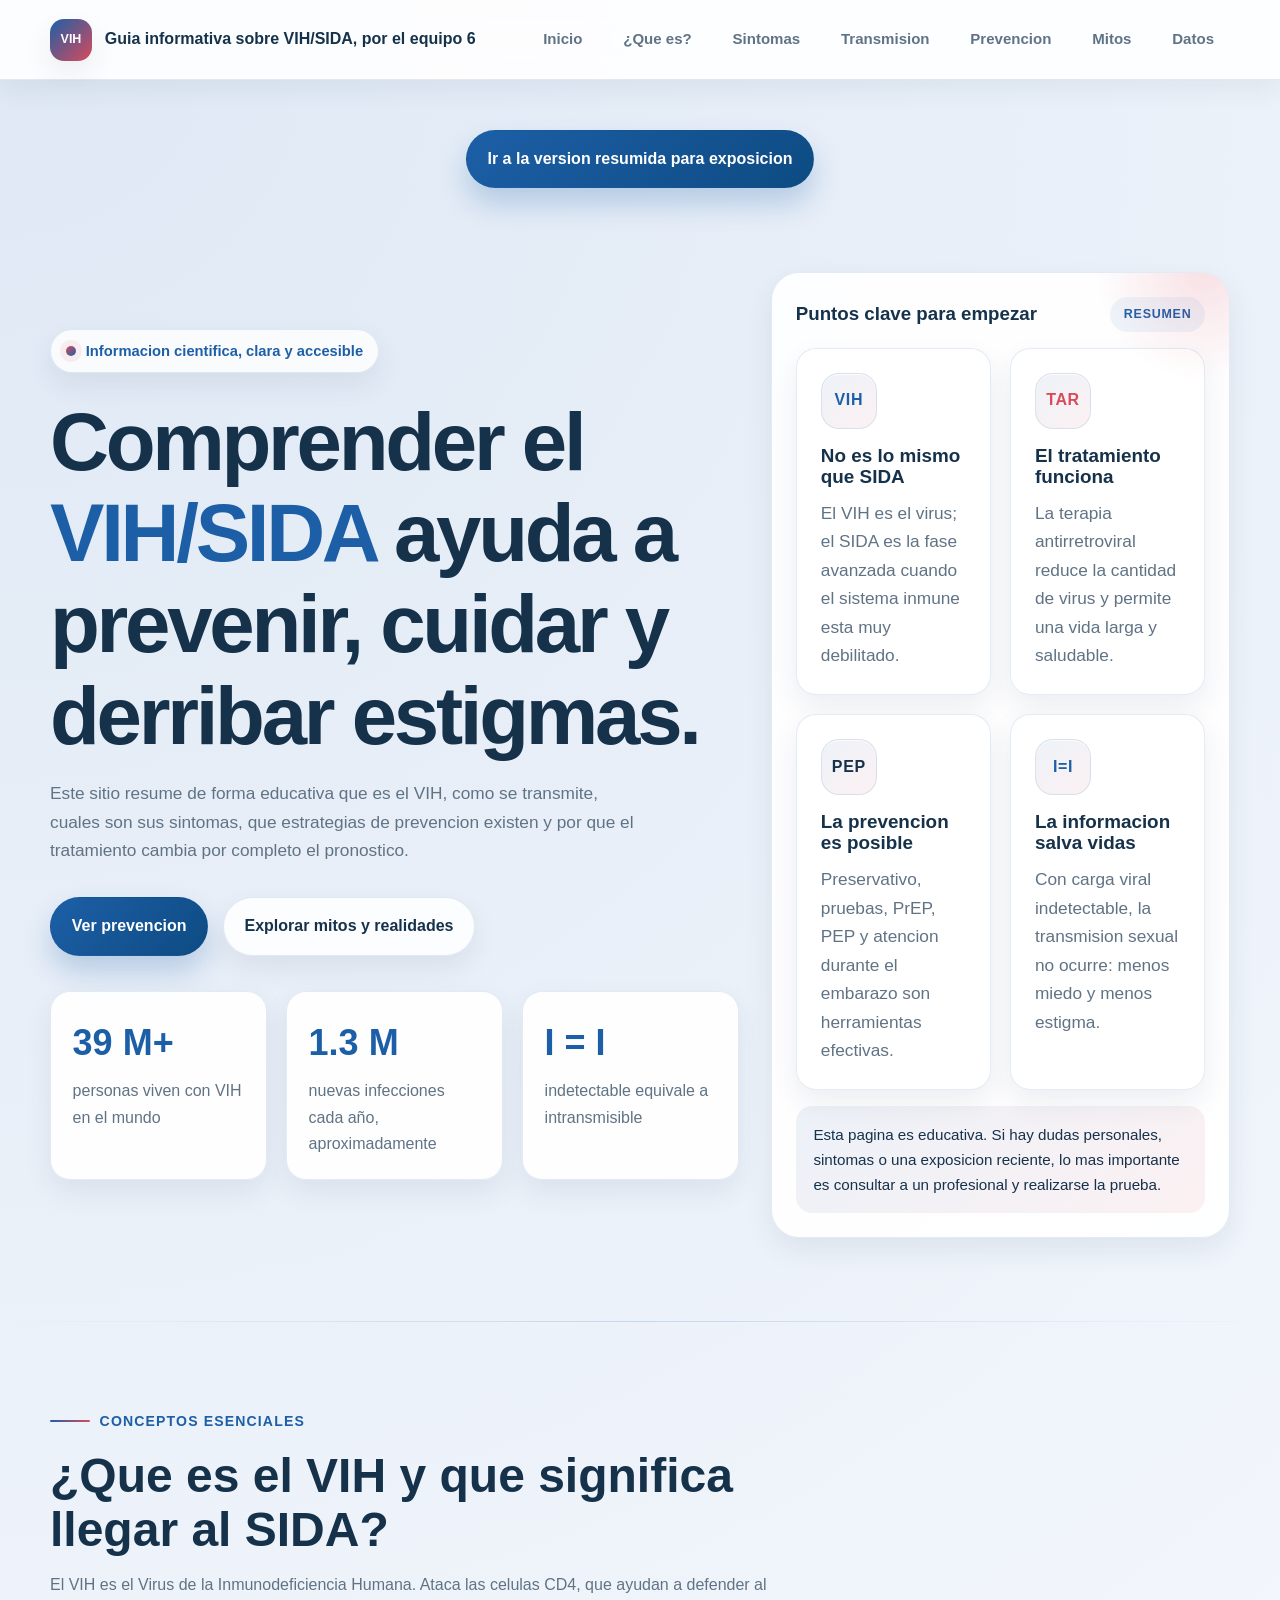
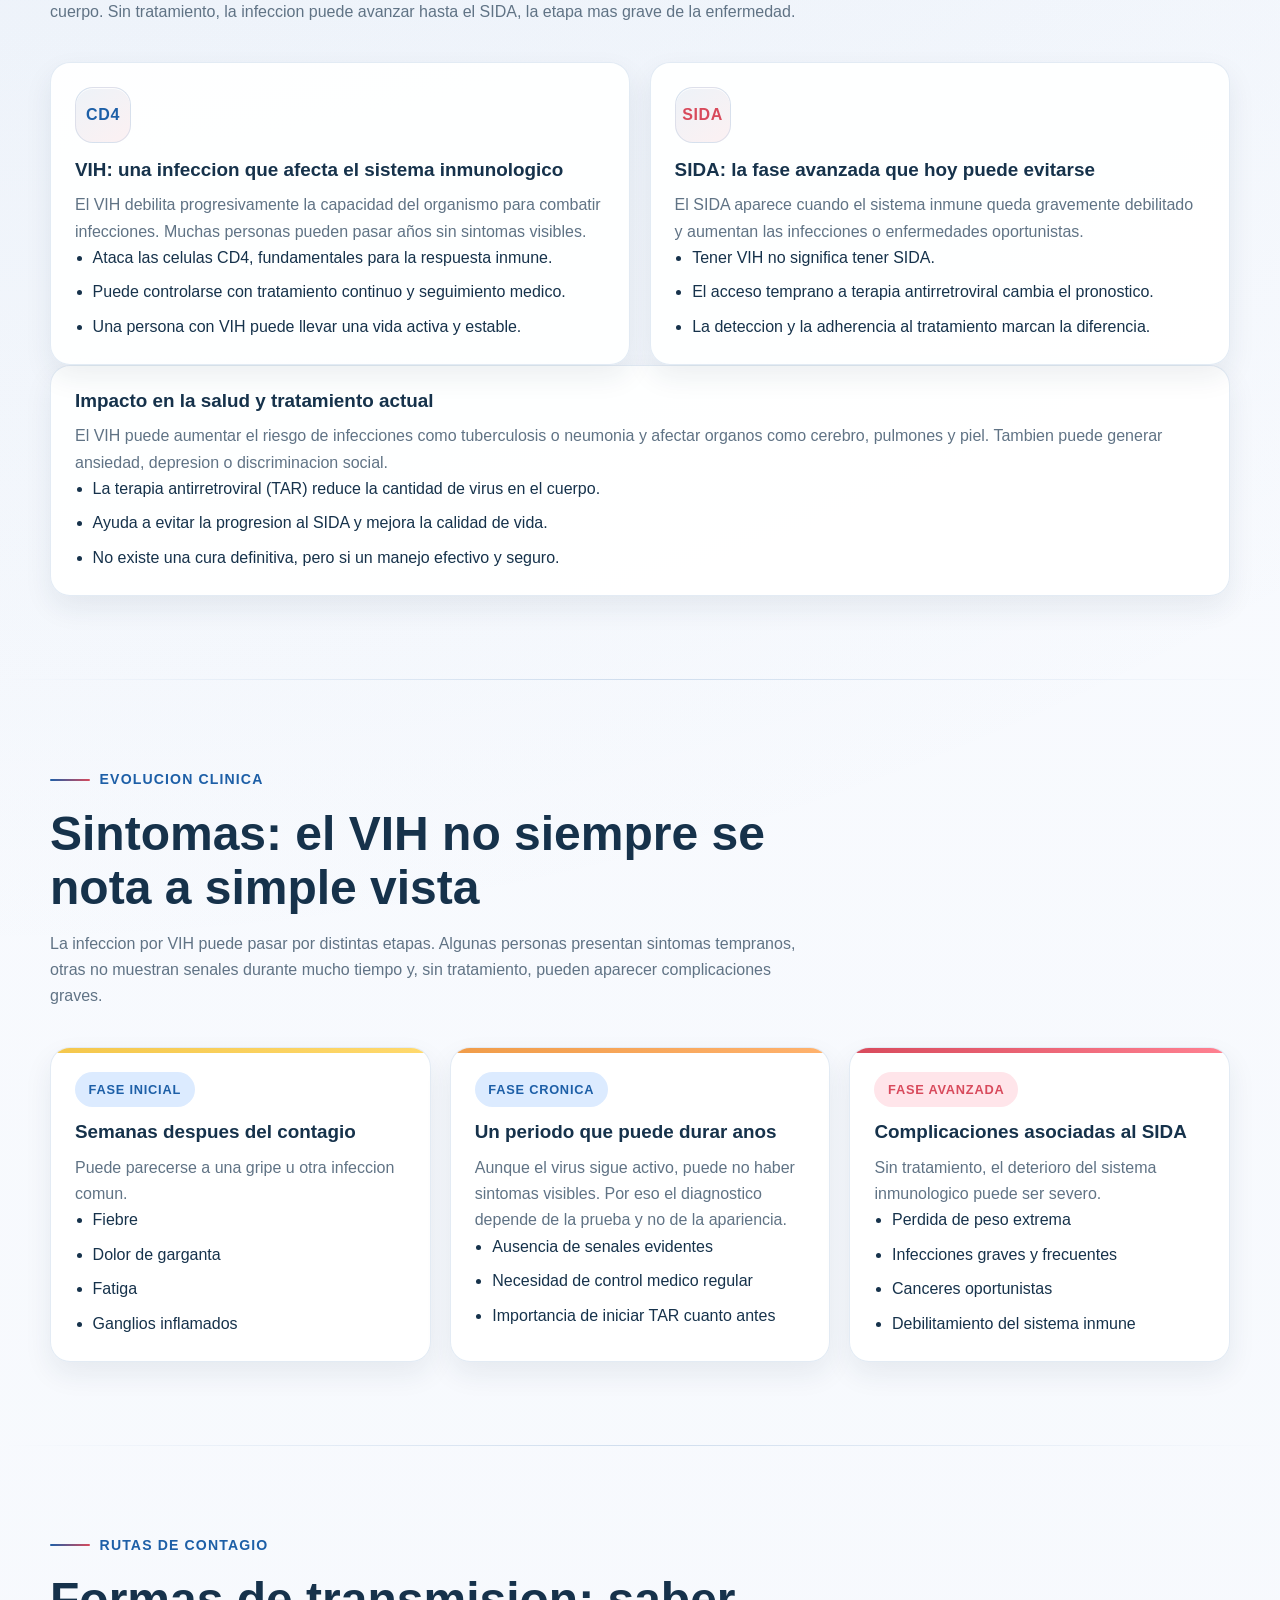
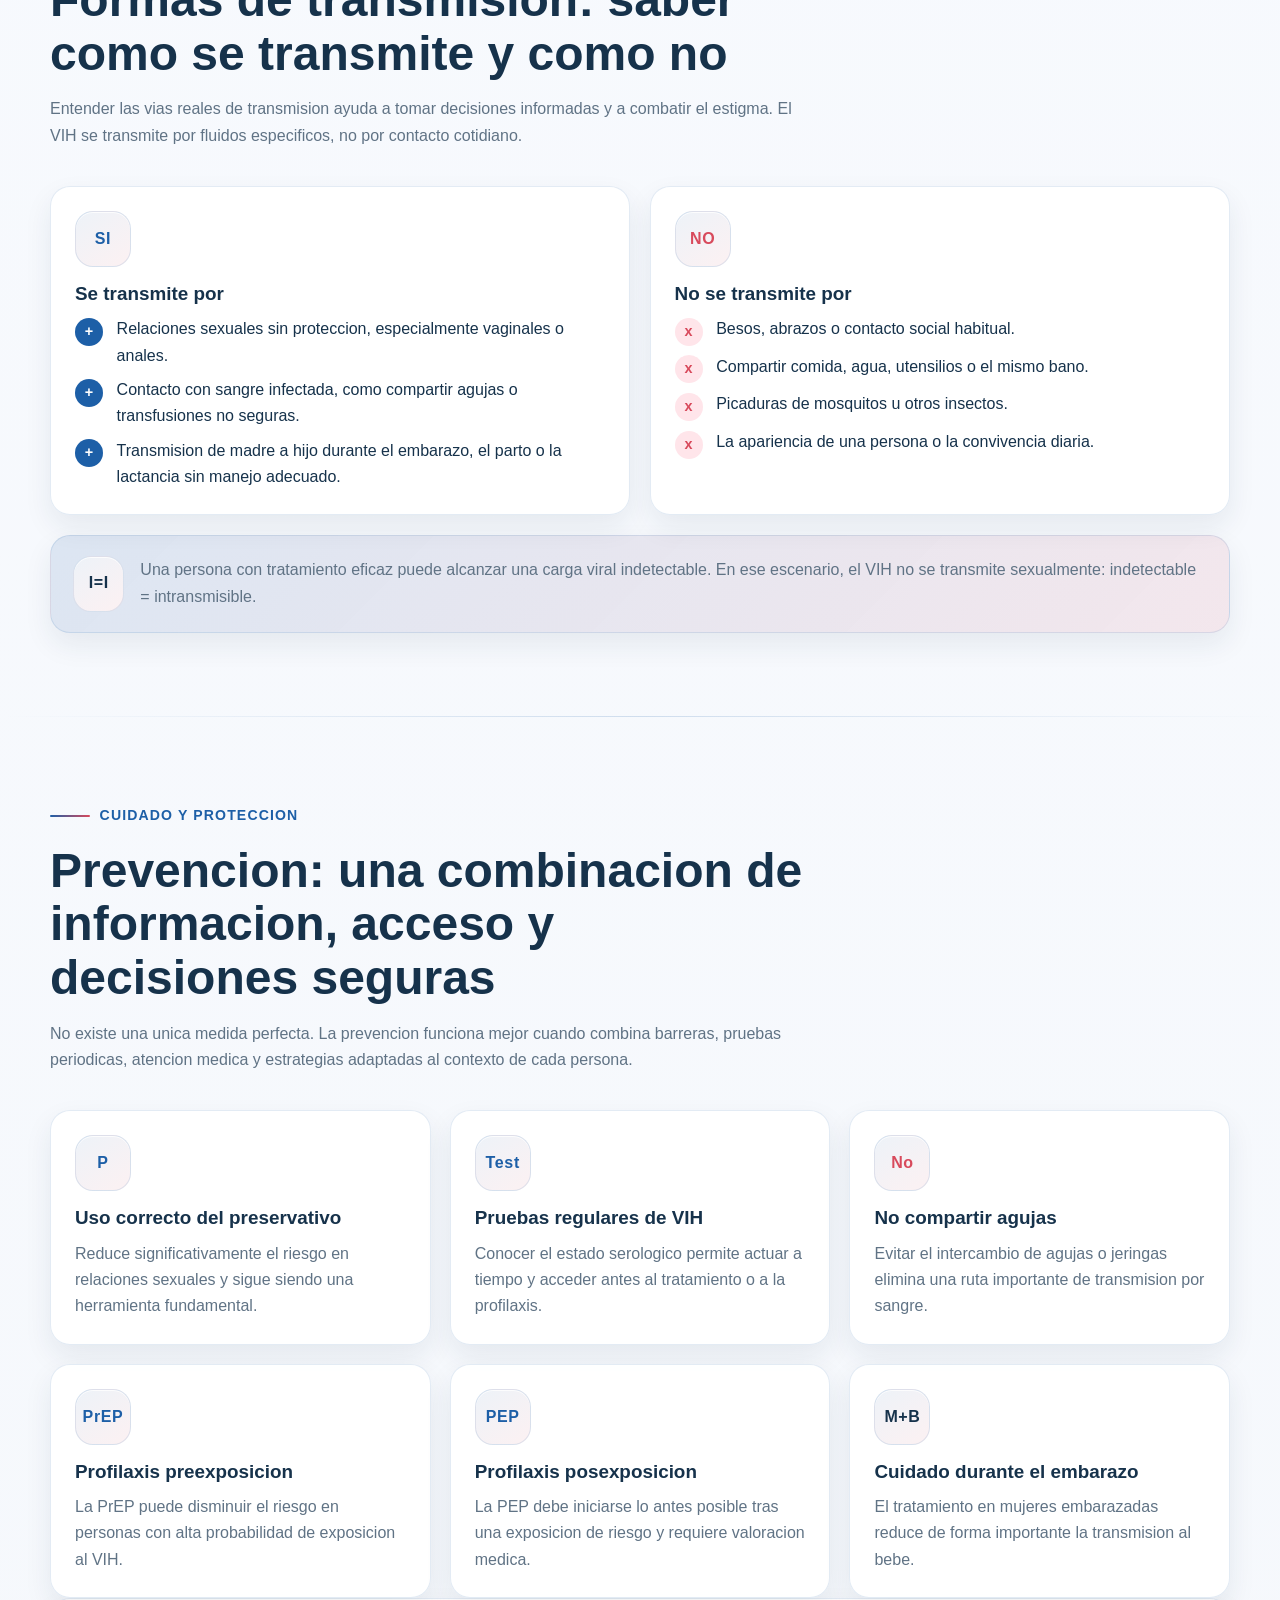
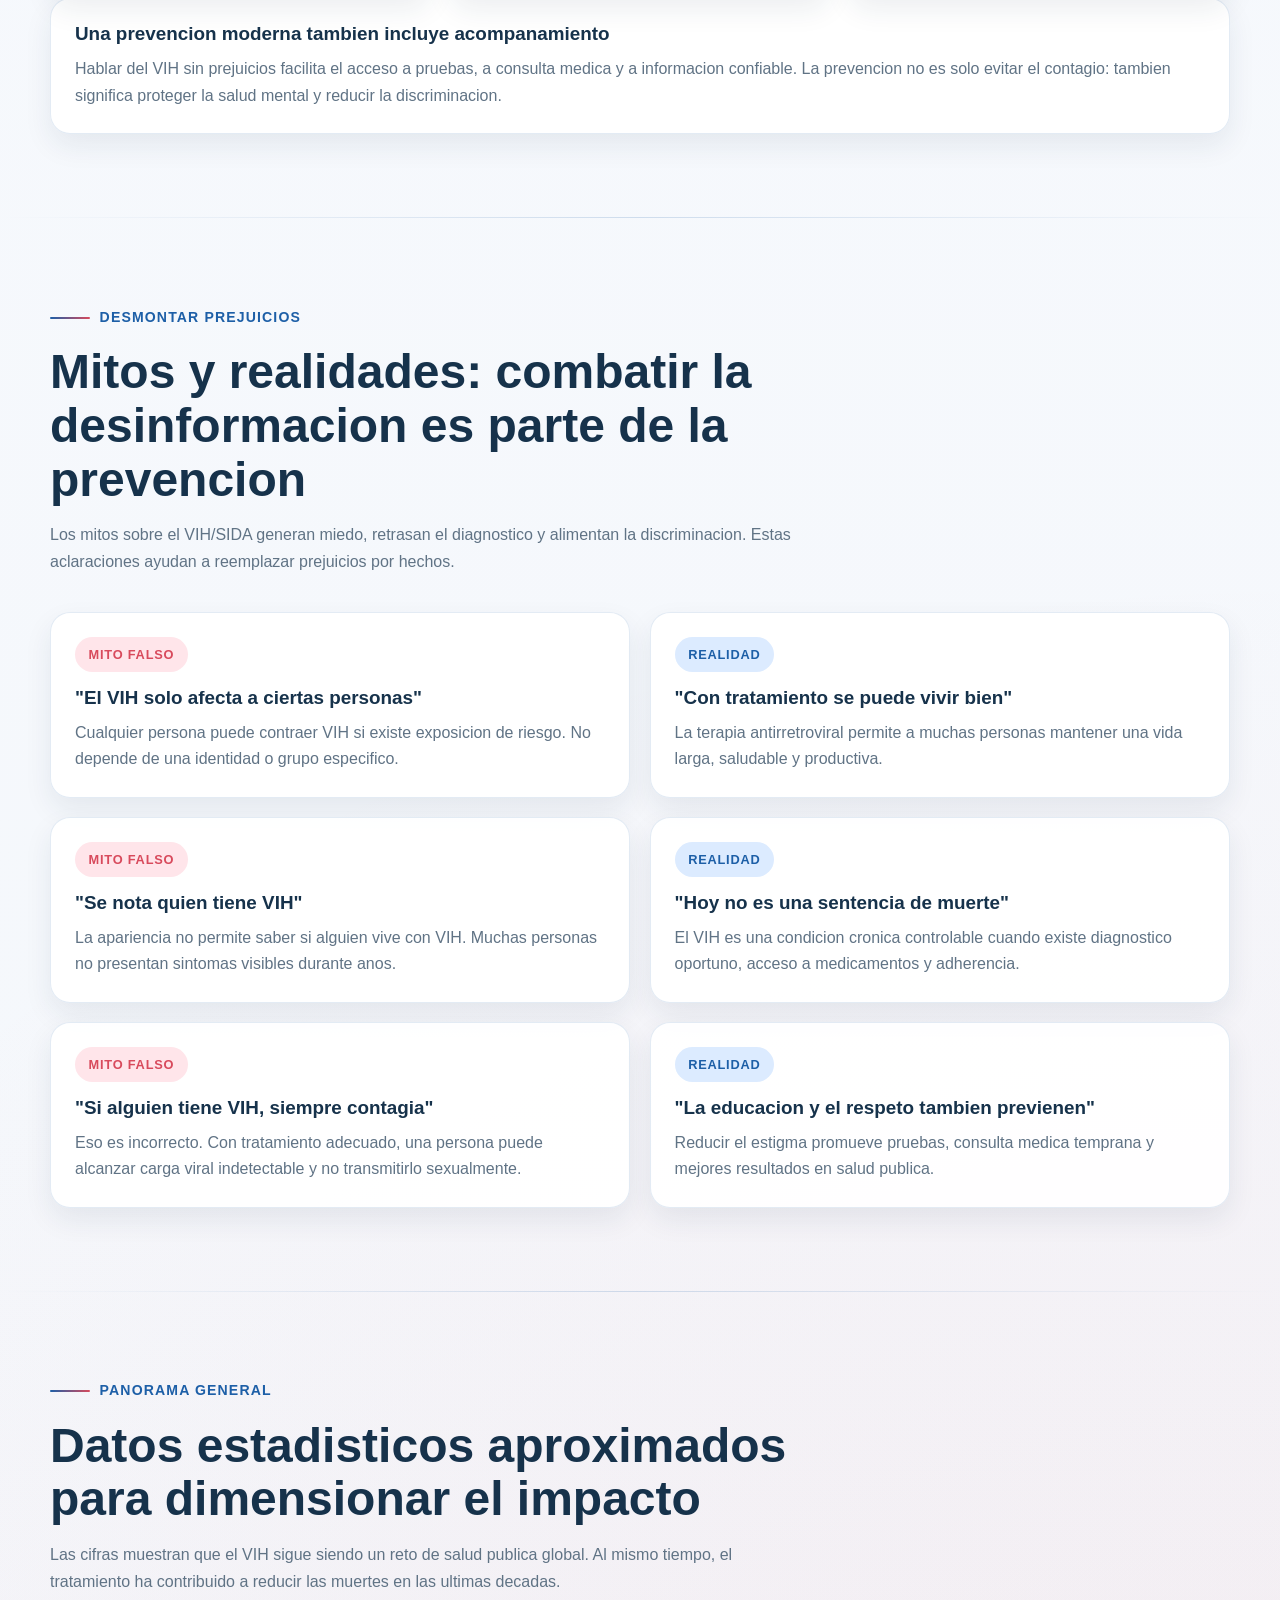
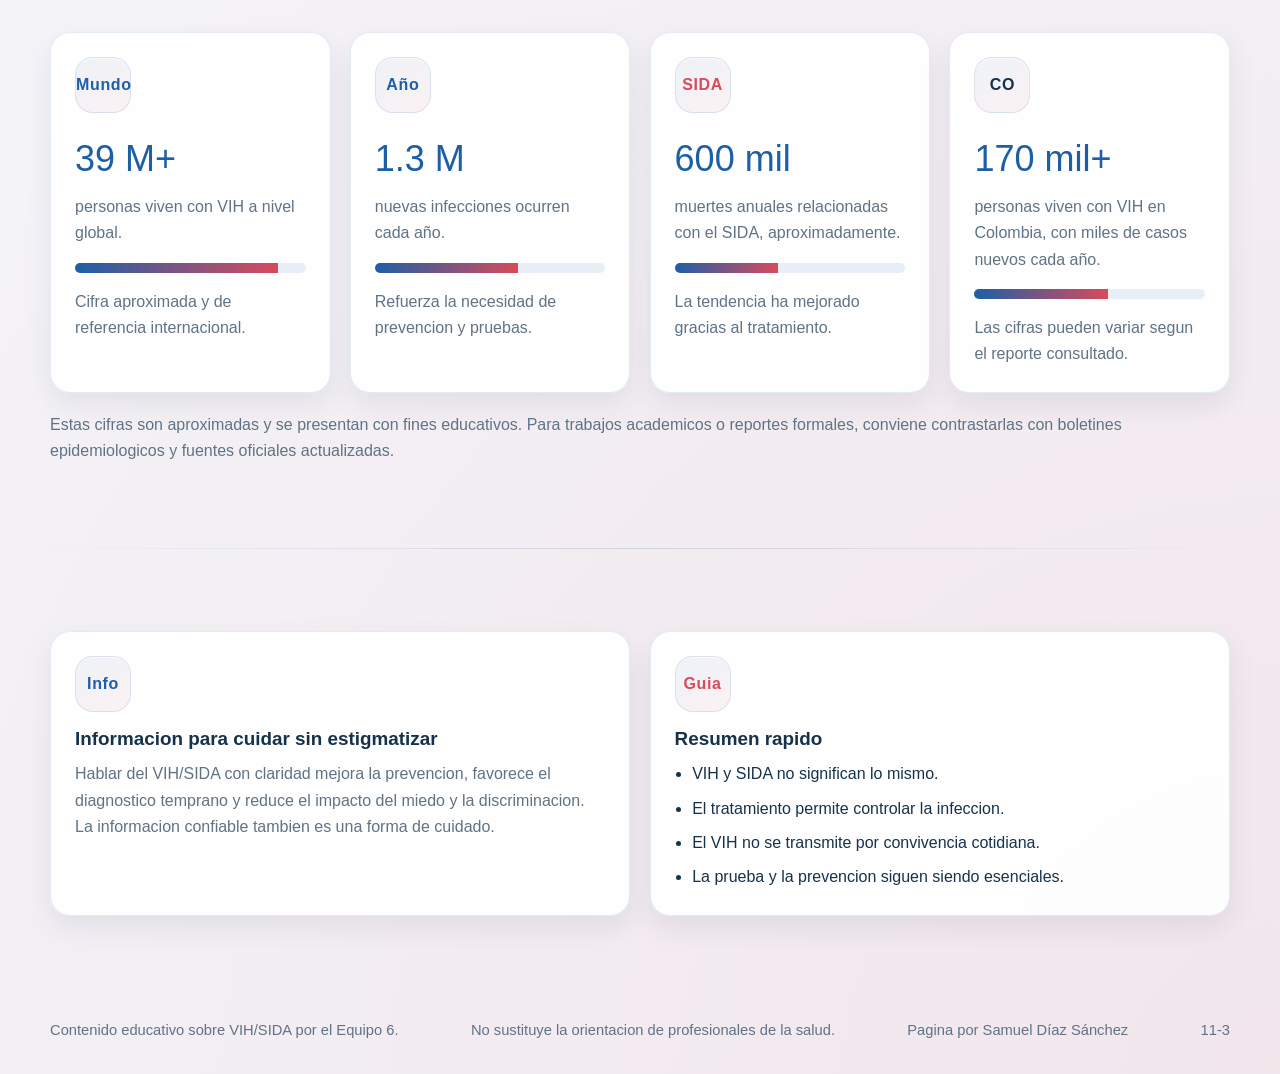
<file: index.html>
<!DOCTYPE html>
<html lang="es">
<head>
  <meta charset="UTF-8">
  <meta name="viewport" content="width=device-width, initial-scale=1.0">
  <link rel="stylesheet" href="Estilos.css">
  <link rel="icon" type="image/Escudo" href="Imagenes/Escudo.jpg">
  <title>VIH/SIDA | Sitio informativo</title>
  
</head>
<body>
  <header class="topbar">
    <div class="topbar-inner">
      <a class="brand" href="#inicio" aria-label="Ir al inicio">
        <span class="brand-mark">VIH</span>
        <span>Guia informativa sobre VIH/SIDA, por el equipo 6</span>
      </a>
      <nav class="nav" aria-label="Navegacion principal">
        <a href="#inicio">Inicio</a>
        <a href="#que-es">¿Que es?</a>
        <a href="#sintomas">Sintomas</a>
        <a href="#transmision">Transmision</a>
        <a href="#prevencion">Prevencion</a>
        <a href="#mitos">Mitos</a>
        <a href="#datos">Datos</a>
      </nav>
    </div>
  </header>

  <main>
    <div class="wrap" style="padding-top:1.35rem;display:flex;justify-content:center;">
      <a class="btn btn-primary" href="exposicion.html">Ir a la version resumida para exposicion</a>
    </div>

    <section class="block hero wrap" id="inicio">
      <div>
        <div class="chip">Informacion cientifica, clara y accesible</div>
        <h1>Comprender el <span>VIH/SIDA</span> ayuda a prevenir, cuidar y derribar estigmas.</h1>
        <p>
          Este sitio resume de forma educativa que es el VIH, como se transmite, cuales son sus sintomas,
          que estrategias de prevencion existen y por que el tratamiento cambia por completo el pronostico.
        </p>
        <div class="btns">
          <a class="btn btn-primary" href="#prevencion">Ver prevencion</a>
          <a class="btn btn-secondary" href="#mitos">Explorar mitos y realidades</a>
        </div>
        <div class="grid three stats">
          <div class="tile"><strong>39 M+</strong><span class="muted">personas viven con VIH en el mundo</span></div>
          <div class="tile"><strong>1.3 M</strong><span class="muted">nuevas infecciones cada año, aproximadamente</span></div>
          <div class="tile"><strong>I = I</strong><span class="muted">indetectable equivale a intransmisible</span></div>
        </div>
      </div>

      <aside class="panel" aria-label="Puntos clave">
        <div class="panel-head">
          <h3>Puntos clave para empezar</h3>
          <span class="panel-tag">Resumen</span>
        </div>
        <div class="grid two">
          <article class="card">
            <div class="icon">VIH</div>
            <h3>No es lo mismo que SIDA</h3>
            <p class="muted">El VIH es el virus; el SIDA es la fase avanzada cuando el sistema inmune esta muy debilitado.</p>
          </article>
          <article class="card">
            <div class="icon red">TAR</div>
            <h3>El tratamiento funciona</h3>
            <p class="muted">La terapia antirretroviral reduce la cantidad de virus y permite una vida larga y saludable.</p>
          </article>
          <article class="card">
            <div class="icon dark">PEP</div>
            <h3>La prevencion es posible</h3>
            <p class="muted">Preservativo, pruebas, PrEP, PEP y atencion durante el embarazo son herramientas efectivas.</p>
          </article>
          <article class="card">
            <div class="icon">I=I</div>
            <h3>La informacion salva vidas</h3>
            <p class="muted">Con carga viral indetectable, la transmision sexual no ocurre: menos miedo y menos estigma.</p>
          </article>
        </div>
        <div class="footnote">
          Esta pagina es educativa. Si hay dudas personales, sintomas o una exposicion reciente, lo mas importante es consultar a un profesional y realizarse la prueba.
        </div>
      </aside>
    </section>

    
    <section class="block">
      <div class="wrap" id="que-es">
        <div class="title">
          <div class="kicker">Conceptos esenciales</div>
          <h2>¿Que es el VIH y que significa llegar al SIDA?</h2>
          <p>
            El VIH es el Virus de la Inmunodeficiencia Humana. Ataca las celulas CD4, que ayudan a defender al cuerpo.
            Sin tratamiento, la infeccion puede avanzar hasta el SIDA, la etapa mas grave de la enfermedad.
          </p>
        </div>
        <div class="grid two">
          <article class="card">
            <div class="icon">CD4</div>
            <h3>VIH: una infeccion que afecta el sistema inmunologico</h3>
            <p class="muted">
              El VIH debilita progresivamente la capacidad del organismo para combatir infecciones. Muchas personas pueden pasar años sin sintomas visibles.
            </p>
            <ul>
              <li>Ataca las celulas CD4, fundamentales para la respuesta inmune.</li>
              <li>Puede controlarse con tratamiento continuo y seguimiento medico.</li>
              <li>Una persona con VIH puede llevar una vida activa y estable.</li>
            </ul>
          </article>
          <article class="card">
            <div class="icon red">SIDA</div>
            <h3>SIDA: la fase avanzada que hoy puede evitarse</h3>
            <p class="muted">
              El SIDA aparece cuando el sistema inmune queda gravemente debilitado y aumentan las infecciones o enfermedades oportunistas.
            </p>
            <ul>
              <li>Tener VIH no significa tener SIDA.</li>
              <li>El acceso temprano a terapia antirretroviral cambia el pronostico.</li>
              <li>La deteccion y la adherencia al tratamiento marcan la diferencia.</li>
            </ul>
          </article>
        </div>
        <article class="note">
          <h3>Impacto en la salud y tratamiento actual</h3>
          <p class="muted">
            El VIH puede aumentar el riesgo de infecciones como tuberculosis o neumonia y afectar organos como cerebro, pulmones y piel.
            Tambien puede generar ansiedad, depresion o discriminacion social.
          </p>
          <ul>
            <li>La terapia antirretroviral (TAR) reduce la cantidad de virus en el cuerpo.</li>
            <li>Ayuda a evitar la progresion al SIDA y mejora la calidad de vida.</li>
            <li>No existe una cura definitiva, pero si un manejo efectivo y seguro.</li>
          </ul>
        </article>
      </div>
    </section>
    
    <section class="block">
      <div class="wrap" id="sintomas">
        <div class="title">
          <div class="kicker">Evolucion clinica</div>
          <h2>Sintomas: el VIH no siempre se nota a simple vista</h2>
          <p>
            La infeccion por VIH puede pasar por distintas etapas. Algunas personas presentan sintomas tempranos,
            otras no muestran senales durante mucho tiempo y, sin tratamiento, pueden aparecer complicaciones graves.
          </p>
        </div>
        <div class="grid three">
          <article class="card stage one">
            <div class="tag blue">Fase inicial</div>
            <h3>Semanas despues del contagio</h3>
            <p class="muted">Puede parecerse a una gripe u otra infeccion comun.</p>
            <ul>
              <li>Fiebre</li>
              <li>Dolor de garganta</li>
              <li>Fatiga</li>
              <li>Ganglios inflamados</li>
            </ul>
          </article>
          <article class="card stage two">
            <div class="tag blue">Fase cronica</div>
            <h3>Un periodo que puede durar anos</h3>
            <p class="muted">Aunque el virus sigue activo, puede no haber sintomas visibles. Por eso el diagnostico depende de la prueba y no de la apariencia.</p>
            <ul>
              <li>Ausencia de senales evidentes</li>
              <li>Necesidad de control medico regular</li>
              <li>Importancia de iniciar TAR cuanto antes</li>
            </ul>
          </article>
          <article class="card stage three">
            <div class="tag red">Fase avanzada</div>
            <h3>Complicaciones asociadas al SIDA</h3>
            <p class="muted">Sin tratamiento, el deterioro del sistema inmunologico puede ser severo.</p>
            <ul>
              <li>Perdida de peso extrema</li>
              <li>Infecciones graves y frecuentes</li>
              <li>Canceres oportunistas</li>
              <li>Debilitamiento del sistema inmune</li>
            </ul>
          </article>
        </div>
      </div>
    </section>

    
    <section class="block">
      <div class="wrap" id="transmision">
        <div class="title">
          <div class="kicker">Rutas de contagio</div>
          <h2>Formas de transmision: saber como se transmite y como no</h2>
          <p>
            Entender las vias reales de transmision ayuda a tomar decisiones informadas y a combatir el estigma.
            El VIH se transmite por fluidos especificos, no por contacto cotidiano.
          </p>
        </div>
        <div class="grid two">
          <article class="card">
            <div class="icon">SI</div>
            <h3>Se transmite por</h3>
            <ul class="checklist">
              <li><span class="mark yes">+</span><span>Relaciones sexuales sin proteccion, especialmente vaginales o anales.</span></li>
              <li><span class="mark yes">+</span><span>Contacto con sangre infectada, como compartir agujas o transfusiones no seguras.</span></li>
              <li><span class="mark yes">+</span><span>Transmision de madre a hijo durante el embarazo, el parto o la lactancia sin manejo adecuado.</span></li>
            </ul>
          </article>
          <article class="card">
            <div class="icon red">NO</div>
            <h3>No se transmite por</h3>
            <ul class="checklist">
              <li><span class="mark no">x</span><span>Besos, abrazos o contacto social habitual.</span></li>
              <li><span class="mark no">x</span><span>Compartir comida, agua, utensilios o el mismo bano.</span></li>
              <li><span class="mark no">x</span><span>Picaduras de mosquitos u otros insectos.</span></li>
              <li><span class="mark no">x</span><span>La apariencia de una persona o la convivencia diaria.</span></li>
            </ul>
          </article>
        </div>
        <div class="strip">
          <div class="icon dark" style="margin:0">I=I</div>
          <p class="muted">
            Una persona con tratamiento eficaz puede alcanzar una carga viral indetectable. En ese escenario,
            el VIH no se transmite sexualmente: indetectable = intransmisible.
          </p>
        </div>
      </div>
    </section>

   
    <section class="block">
      <div class="wrap" id="prevencion">
        <div class="title">
          <div class="kicker">Cuidado y proteccion</div>
          <h2>Prevencion: una combinacion de informacion, acceso y decisiones seguras</h2>
          <p>
            No existe una unica medida perfecta. La prevencion funciona mejor cuando combina barreras,
            pruebas periodicas, atencion medica y estrategias adaptadas al contexto de cada persona.
          </p>
        </div>
        <div class="grid three">
          <article class="card"><div class="icon">P</div><h3>Uso correcto del preservativo</h3><p class="muted">Reduce significativamente el riesgo en relaciones sexuales y sigue siendo una herramienta fundamental.</p></article>
          <article class="card"><div class="icon">Test</div><h3>Pruebas regulares de VIH</h3><p class="muted">Conocer el estado serologico permite actuar a tiempo y acceder antes al tratamiento o a la profilaxis.</p></article>
          <article class="card"><div class="icon red">No</div><h3>No compartir agujas</h3><p class="muted">Evitar el intercambio de agujas o jeringas elimina una ruta importante de transmision por sangre.</p></article>
          <article class="card"><div class="icon">PrEP</div><h3>Profilaxis preexposicion</h3><p class="muted">La PrEP puede disminuir el riesgo en personas con alta probabilidad de exposicion al VIH.</p></article>
          <article class="card"><div class="icon">PEP</div><h3>Profilaxis posexposicion</h3><p class="muted">La PEP debe iniciarse lo antes posible tras una exposicion de riesgo y requiere valoracion medica.</p></article>
          <article class="card"><div class="icon dark">M+B</div><h3>Cuidado durante el embarazo</h3><p class="muted">El tratamiento en mujeres embarazadas reduce de forma importante la transmision al bebe.</p></article>
        </div>
        <article class="note">
          <h3>Una prevencion moderna tambien incluye acompanamiento</h3>
          <p class="muted">
            Hablar del VIH sin prejuicios facilita el acceso a pruebas, a consulta medica y a informacion confiable.
            La prevencion no es solo evitar el contagio: tambien significa proteger la salud mental y reducir la discriminacion.
          </p>
        </article>
      </div>
    </section>

    
    <section class="block">
      <div class="wrap" id="mitos">
        <div class="title">
          <div class="kicker">Desmontar prejuicios</div>
          <h2>Mitos y realidades: combatir la desinformacion es parte de la prevencion</h2>
          <p>
            Los mitos sobre el VIH/SIDA generan miedo, retrasan el diagnostico y alimentan la discriminacion.
            Estas aclaraciones ayudan a reemplazar prejuicios por hechos.
          </p>
        </div>
        <div class="grid two">
          <article class="card"><div class="tag red">Mito falso</div><h3>"El VIH solo afecta a ciertas personas"</h3><p class="muted">Cualquier persona puede contraer VIH si existe exposicion de riesgo. No depende de una identidad o grupo especifico.</p></article>
          <article class="card"><div class="tag blue">Realidad</div><h3>"Con tratamiento se puede vivir bien"</h3><p class="muted">La terapia antirretroviral permite a muchas personas mantener una vida larga, saludable y productiva.</p></article>
          <article class="card"><div class="tag red">Mito falso</div><h3>"Se nota quien tiene VIH"</h3><p class="muted">La apariencia no permite saber si alguien vive con VIH. Muchas personas no presentan sintomas visibles durante anos.</p></article>
          <article class="card"><div class="tag blue">Realidad</div><h3>"Hoy no es una sentencia de muerte"</h3><p class="muted">El VIH es una condicion cronica controlable cuando existe diagnostico oportuno, acceso a medicamentos y adherencia.</p></article>
          <article class="card"><div class="tag red">Mito falso</div><h3>"Si alguien tiene VIH, siempre contagia"</h3><p class="muted">Eso es incorrecto. Con tratamiento adecuado, una persona puede alcanzar carga viral indetectable y no transmitirlo sexualmente.</p></article>
          <article class="card"><div class="tag blue">Realidad</div><h3>"La educacion y el respeto tambien previenen"</h3><p class="muted">Reducir el estigma promueve pruebas, consulta medica temprana y mejores resultados en salud publica.</p></article>
        </div>
      </div>
    </section>


    <section class="block">
      <div class="wrap" id="datos">
        <div class="title">
          <div class="kicker">Panorama general</div>
          <h2>Datos estadisticos aproximados para dimensionar el impacto</h2>
          <p>
            Las cifras muestran que el VIH sigue siendo un reto de salud publica global.
            Al mismo tiempo, el tratamiento ha contribuido a reducir las muertes en las ultimas decadas.
          </p>
        </div>
        <div class="grid four">
          <article class="card"><div class="icon">Mundo</div><span class="big">39 M+</span><p class="muted">personas viven con VIH a nivel global.</p><div class="bar"><span style="--w:88%"></span></div><p class="muted" style="margin-top:1rem">Cifra aproximada y de referencia internacional.</p></article>
          <article class="card"><div class="icon">Año</div><span class="big">1.3 M</span><p class="muted">nuevas infecciones ocurren cada año.</p><div class="bar"><span style="--w:62%"></span></div><p class="muted" style="margin-top:1rem">Refuerza la necesidad de prevencion y pruebas.</p></article>
          <article class="card"><div class="icon red">SIDA</div><span class="big">600 mil</span><p class="muted">muertes anuales relacionadas con el SIDA, aproximadamente.</p><div class="bar"><span style="--w:45%"></span></div><p class="muted" style="margin-top:1rem">La tendencia ha mejorado gracias al tratamiento.</p></article>
          <article class="card"><div class="icon dark">CO</div><span class="big">170 mil+</span><p class="muted">personas viven con VIH en Colombia, con miles de casos nuevos cada año.</p><div class="bar"><span style="--w:58%"></span></div><p class="muted" style="margin-top:1rem">Las cifras pueden variar segun el reporte consultado.</p></article>
        </div>
        <p class="muted" style="margin-top:1.2rem">
          Estas cifras son aproximadas y se presentan con fines educativos. Para trabajos academicos o reportes formales,
          conviene contrastarlas con boletines epidemiologicos y fuentes oficiales actualizadas.
        </p>
      </div>
    </section>
  </main>

  <!-- Footer -->
  <footer>
    <section class="block">
      <div class="wrap grid two">
        <article class="card">
          <div class="icon">Info</div>
          <h3>Informacion para cuidar sin estigmatizar</h3>
          <p class="muted">
            Hablar del VIH/SIDA con claridad mejora la prevencion, favorece el diagnostico temprano y reduce el impacto
            del miedo y la discriminacion. La informacion confiable tambien es una forma de cuidado.
          </p>
        </article>
        <article class="card">
          <div class="icon red">Guia</div>
          <h3>Resumen rapido</h3>
          <ul>
            <li>VIH y SIDA no significan lo mismo.</li>
            <li>El tratamiento permite controlar la infeccion.</li>
            <li>El VIH no se transmite por convivencia cotidiana.</li>
            <li>La prueba y la prevencion siguen siendo esenciales.</li>
          </ul>
        </article>
      </div>
    </section>
    <div class="footer-mini">
      <span>Contenido educativo sobre VIH/SIDA por el Equipo 6.</span>
      <span>No sustituye la orientacion de profesionales de la salud.</span>
      <span>Pagina por Samuel Díaz Sánchez</span>
      <span>11-3</span>
    </div>
  </footer>
</body>
</html>
</file>
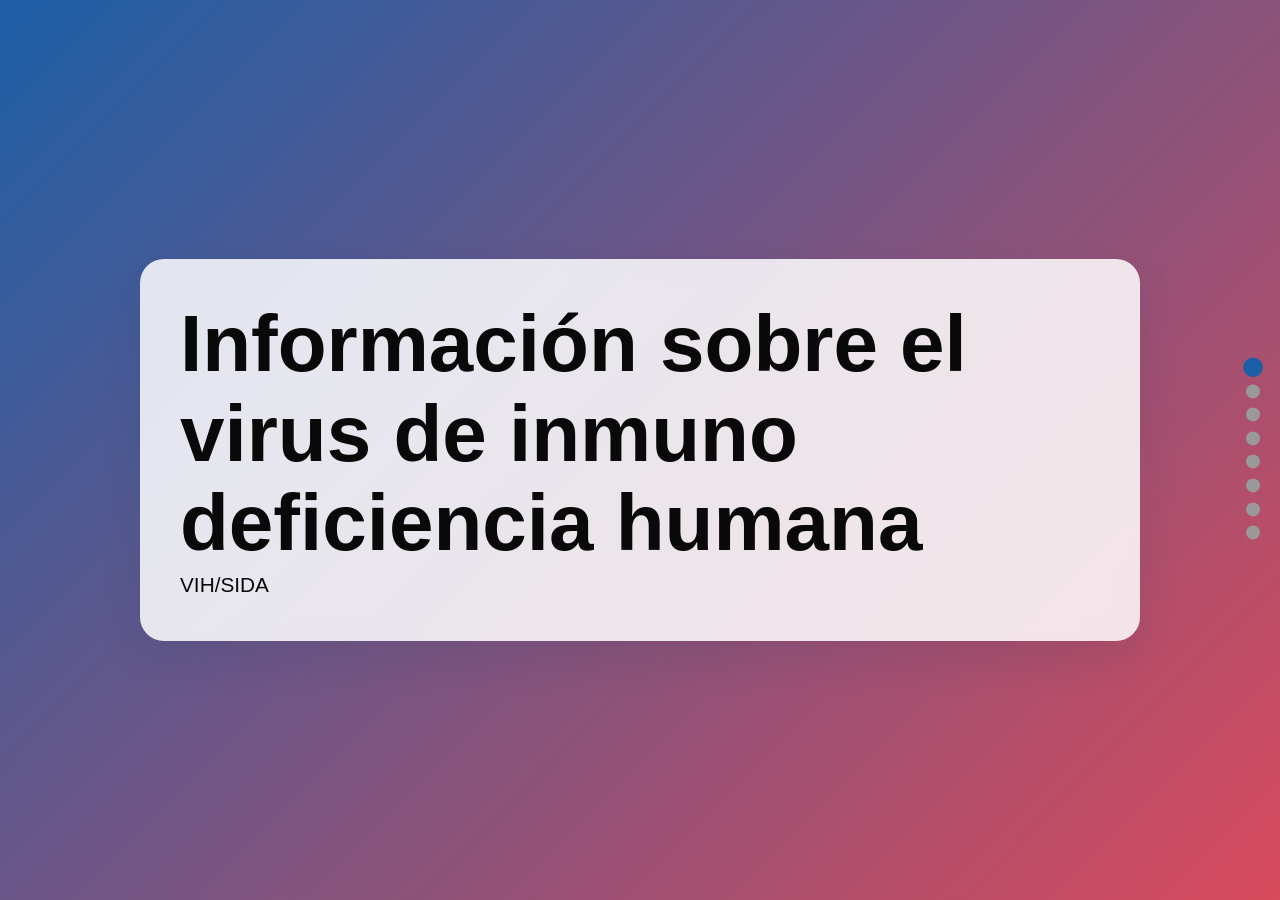
<file: exposicion.html>
<!DOCTYPE html>
<html lang="es">
<head>
<meta charset="UTF-8">
<title>VIH/SIDA | Presentación</title>
<link rel="stylesheet" href="Estilos.css">

<style>
.slides{
  height:100vh;
  overflow-y:scroll;
  scroll-snap-type:y mandatory;
  scroll-behavior:smooth;
}


.slide{
  height:100vh;
  scroll-snap-align:start;
  display:flex;
  justify-content:center;
  align-items:center;
  padding:3rem;
  opacity:0;
  transform:translateY(60px);
  transition:.8s ease;
}
.slide.active{
  opacity:1;
  transform:translateY(0);
}


h1{font-size:clamp(3rem,8vw,5rem)}
h2{font-size:clamp(2.2rem,6vw,3.5rem)}
p,li{font-size:1.3rem; line-height:1.6}


.box{
  max-width:1000px;
  background:rgba(255,255,255,.85);
  padding:2.5rem;
  border-radius:24px;
  box-shadow:var(--shadow);
  backdrop-filter:blur(10px);
}


.s1{
  background:linear-gradient(135deg,#1d5fa7,#d84a5c);
  color:#0a0909;
}


.s2{
  background:radial-gradient(circle,#eef4fb,#dcebff);
}


.s3{
  background:linear-gradient(180deg,#fff,#ffe5ea);
}


.s4{
  background:linear-gradient(135deg,#eef4fb,#ffffff);
}


.s5{
  background:linear-gradient(135deg,#dcebff,#ffe5ea);
}


.s6{
  background:#0f172a;
  color:#1d1b1b;
}


.s7{
  background:linear-gradient(135deg,#ffe5ea,#fff);
}


.s8{
  background:linear-gradient(135deg,#e8fff3,#ffffff);
}


.grid{
  display:grid;
  gap:1rem;
}
.two{grid-template-columns:1fr 1fr}


.nav-slides{
  position:fixed;
  right:20px;
  top:50%;
  transform:translateY(-50%);
  display:flex;
  flex-direction:column;
  gap:.6rem;
}
.nav-slides a{
  width:14px;height:14px;border-radius:50%;
  background:#999;
}
.nav-slides a.active{
  background:#1d5fa7;
  transform:scale(1.4);
}
</style>
</head>

<body>

<div class="slides">

<section class="slide s1 active" id="s1">
  <div class="box">
    <h1>Información sobre el virus de inmuno deficiencia humana</h1>
    <p>VIH/SIDA</p>
  </div>
</section>

<section class="slide s2" id="s2">
  <div class="box">
    <h2>Estigma social</h2>
    <ul>
      <li>El estigma se refiere a las actitudes negativas y suposiciones sobre las personas que tienen el VIH.</li>
      <li>Que solo los homosexuales o trabajadores sexuales tienen SIDA/VIH.</li>
      <li>Las formas de contagiarse son muy variadas, pero como creen que es solo por el coito no se protegen.</li>
      <li>El bullying y el rechazo que reciben las personas contagiadas del SIDA/VIH es muy fuerte para ellos.</li>
      <li>Las personas contagiadas de SIDA/VIH al tener miedo que alguien mas se entere prefieren guardarlo y así contagian a mas personas.</li>
    </ul>
  </div>
</section>

<section class="slide s3" id="s3">
  <div class="box">
    <h2>Etapas del VIH</h2>
    <ul>
      <li>Etapa 1: En la primera etapa, dentro de la persona infectada empiezan a reproducirse el virus, dando como síntomas fiebre, dolor de garganta, fatiga, dolor muscular.</li>
      <li>Etapa 2: En la segunda etapa el VIH deja de reproducirse tan rápido en el cuerpo y empieza una reproducción mas lenta, ya no hay síntomas de la enfermedad pero sigue activa.</li>
      <li>Etapa 3: En esta etapa ya no hay VIH, pasa a ser SIDA y la esperanza de vida ronda los 3 años, el SIDA ataca al sistema inmune, dañándolo gravemente.</li>
    </ul>
  </div>
</section>

<section class="slide s4" id="s4">
  <div class="box">
    <h2>Formas de Contagiarse</h2>
    <ul>
      <li>Teniendo relaciones con una persona contagiada de VIH.</li>
      <li>Una madre infectada con el virus y a la vez con un bebé en el vientre.</li>
      <li>Reutilizar instrumentos médicos puede contagiarte del VIH si no fuero esterilizados o desechados, incluyendo transfusiones de sangre.</li>
    </ul>
  </div>
</section>

<section class="slide s5" id="s5">
  <div class="box">
    <h2>Formas de protegerse del VIH</h2>
    <ul>
      <li>Usar condón, barrera de látex o estar medicado con prEP.</li>
      <li>Revisar que el establecimiento medico haga un debido procedimiento de desinfección y desecho de residuos peligrosos.</li>
      <li>Para una persona contagiada el mejor tratamiento si tienes relaciones sexuales es el TAR.</li>
    </ul>
  </div>
</section>

<section class="slide s6" id="s6">
  <div class="box">
    <h2>Medicamentos del VIH</h2>
    <p><strong>prEP:</strong> La PrEP (Profilaxis Pre-Exposición)...</p>
    <p><strong>TAR:</strong> El TAR (Tratamiento Antirretroviral)...</p>
    <p><strong>Tivicay:</strong> Tivicay es un medicamento...</p>
  </div>
</section>

<section class="slide s7" id="s7">
  <div class="box">
    <h2>Mentiras sobre el VIH</h2>
    <ul>
      <li>Que se puede contagiar por saliva.</li>
      <li>Solo los gays tienen VIH/SIDA.</li>
      <li>No tiene tratamiento y te vas a morir si lo contraes.</li>
    </ul>
  </div>
</section>

<section class="slide s8" id="s8">
  <div class="box">
    <h2>Verdades sobre el VIH</h2>
    <ul>
      <li>La leche materna puede contagiar.</li>
      <li>Las personas con tratamiento como el TAR aunque tengan una carga viral en su cuerpo no pueden infectar a otras.</li>
      <li>Con tratamiento puedes tener una vida bastante sana.</li>
    </ul>
    <a class="btn" href="index.html">VOLVER</a>
  </div>
  
</section>

</div>

<div class="nav-slides">
  <a href="#s1" class="active"></a>
  <a href="#s2"></a>
  <a href="#s3"></a>
  <a href="#s4"></a>
  <a href="#s5"></a>
  <a href="#s6"></a>
  <a href="#s7"></a>
  <a href="#s8"></a>
</div>

<script>
const slides=document.querySelectorAll(".slide");
const dots=document.querySelectorAll(".nav-slides a");
let current=0;

function goToSlide(i){
 if(i<0)i=0;
 if(i>=slides.length)i=slides.length-1;
 current=i;
 slides[i].scrollIntoView({behavior:"smooth"});
}

function activate(){
 slides.forEach((s,i)=>{
  const r=s.getBoundingClientRect();
  if(r.top>=0 && r.top<window.innerHeight/2) current=i;
 });
 slides.forEach(s=>s.classList.remove("active"));
 dots.forEach(d=>d.classList.remove("active"));
 slides[current].classList.add("active");
 dots[current].classList.add("active");
}

document.querySelector(".slides").addEventListener("scroll",activate);

document.addEventListener("keydown",e=>{
 if(e.key==="ArrowRight"||e.key==="ArrowDown") goToSlide(current+1);
 if(e.key==="ArrowLeft"||e.key==="ArrowUp") goToSlide(current-1);
});

function fs(){
 if(document.documentElement.requestFullscreen){
  document.documentElement.requestFullscreen().catch(()=>{});
 }
}
window.addEventListener("load",fs);
document.addEventListener("click",fs,{once:true});
</script>

</body>
</html>
</file>
<file: Estilos.css>
:root{
      --bg:#f4f7fb;--card:#ffffff;--soft:#eef4fb;--text:#16324b;--muted:#607385;
      --blue:#1d5fa7;--blue-soft:#dcebff;--red:#d84a5c;--red-soft:#ffe5ea;
      --line:rgba(29,95,167,.12);--shadow:0 18px 40px rgba(22,50,75,.10);
      --shadow-soft:0 12px 28px rgba(22,50,75,.08);--r-xl:28px;--r-lg:20px;--r-md:16px;
      --wrap:min(1180px,calc(100% - 2rem));
    }
    *{box-sizing:border-box}
    html{scroll-behavior:smooth}
    body{
      margin:0;font-family:"Aptos","Segoe UI","Trebuchet MS",sans-serif;color:var(--text);line-height:1.65;overflow-x:hidden;
      background:
        radial-gradient(circle at top left,rgba(29,95,167,.12),transparent 34%),
        radial-gradient(circle at bottom right,rgba(216,74,92,.10),transparent 28%),
        linear-gradient(180deg,#f9fbff 0%,var(--bg) 100%);
    }
    h1,h2,h3{margin:0;line-height:1.12;font-family:"Aptos Display","Franklin Gothic Medium","Trebuchet MS",sans-serif}
    p,ul,figure{margin:0}
    img{display:block;max-width:100%}
    ul{padding-left:1.1rem}
    li+li{margin-top:.5rem}
    a{text-decoration:none;color:inherit}
    section{scroll-margin-top:120px}

    
    .topbar{
      position:fixed;top:0;left:0;width:100%;z-index:1000;background:rgba(255,255,255,.9);
      backdrop-filter:blur(12px);border-bottom:1px solid rgba(96,115,133,.16);box-shadow:0 10px 24px rgba(22,50,75,.06);
    }
    .topbar-inner{
      width:var(--wrap);margin:0 auto;padding:1rem 0;display:flex;gap:1rem;align-items:center;justify-content:space-between;
    }
    .brand{display:flex;align-items:center;gap:.8rem;font-weight:800;min-width:0}
    .brand span:last-child{min-width:0}
    .brand-mark{
      width:42px;height:42px;border-radius:14px;display:grid;place-items:center;color:#fff;font-size:.78rem;
      background:linear-gradient(135deg,var(--blue),var(--red));box-shadow:var(--shadow-soft)
    }
    .nav{display:flex;gap:.55rem;flex-wrap:wrap;justify-content:flex-end;min-width:0}
    .nav a{
      padding:.7rem 1rem;border-radius:999px;color:var(--muted);font-size:.94rem;font-weight:700;white-space:nowrap;
      transition:transform .25s ease,background-color .25s ease,color .25s ease;
    }
    .nav a:hover,.nav a:focus-visible{background:rgba(29,95,167,.09);color:var(--blue);transform:translateY(-2px);outline:none}

    
    main{padding-top:108px}
    .wrap{width:var(--wrap);margin:0 auto}
    .block{padding:5.2rem 0;position:relative}
    .block:not(.hero)::before{
      content:"";position:absolute;left:0;top:0;width:100%;height:1px;
      background:linear-gradient(90deg,transparent,rgba(29,95,167,.18),transparent);
    }
    .kicker{
      display:inline-flex;align-items:center;gap:.6rem;margin-bottom:1rem;color:var(--blue);
      font-size:.88rem;font-weight:800;text-transform:uppercase;letter-spacing:.08em;
    }
    .kicker::before{content:"";width:40px;height:2px;border-radius:999px;background:linear-gradient(90deg,var(--blue),var(--red))}
    .title{max-width:760px;margin-bottom:2.3rem}
    .title h2{font-size:clamp(2rem,4vw,3rem);margin-bottom:1rem}
    .title p,.muted{color:var(--muted)}
    .grid{display:grid;gap:1.2rem}
    .two{grid-template-columns:repeat(2,minmax(0,1fr))}
    .three{grid-template-columns:repeat(3,minmax(0,1fr))}
    .four{grid-template-columns:repeat(4,minmax(0,1fr))}

    
    .chip{
      display:inline-flex;align-items:center;gap:.6rem;padding:.55rem .95rem;margin-bottom:1.4rem;border-radius:999px;
      color:var(--blue);font-weight:800;font-size:.92rem;background:rgba(255,255,255,.78);border:1px solid var(--line);box-shadow:var(--shadow-soft);
    }
    .chip::before{
      content:"";width:10px;height:10px;border-radius:50%;background:linear-gradient(135deg,var(--red),var(--blue));
      box-shadow:0 0 0 6px rgba(216,74,92,.08);
    }
    .btns{display:flex;flex-wrap:wrap;gap:.9rem;margin-top:2rem}
    .btn{
      display:inline-flex;justify-content:center;align-items:center;padding:.95rem 1.3rem;border-radius:999px;
      max-width:100%;text-align:center;font-weight:800;border:1px solid transparent;transition:transform .25s ease,box-shadow .25s ease,background-color .25s ease;
    }
    .btn:hover,.btn:focus-visible{transform:translateY(-3px);outline:none}
    .btn-primary{background:linear-gradient(135deg,var(--blue),#0d4b82);color:#fff;box-shadow:0 16px 28px rgba(29,95,167,.24)}
    .btn-secondary{background:rgba(255,255,255,.85);border-color:var(--line);box-shadow:var(--shadow-soft)}
    .card,.panel,.note,.tile{
      min-width:0;
      background:rgba(255,255,255,.92);border:1px solid var(--line);border-radius:var(--r-lg);box-shadow:var(--shadow-soft);
      transition:transform .25s ease,box-shadow .25s ease,border-color .25s ease;
    }
    .card:hover,.panel:hover,.note:hover,.tile:hover{
      transform:translateY(-4px);box-shadow:0 18px 34px rgba(22,50,75,.12);border-color:rgba(29,95,167,.18)
    }
    .card,.note{padding:1.5rem}
    .panel{padding:1.5rem;position:relative;overflow:hidden;border-radius:var(--r-xl)}
    .panel::after{
      content:"";position:absolute;top:-110px;right:-85px;width:220px;height:220px;border-radius:50%;
      background:radial-gradient(circle,rgba(216,74,92,.16),transparent 70%);
    }
    .panel-head{display:flex;align-items:center;justify-content:space-between;gap:1rem;margin-bottom:1rem;flex-wrap:wrap}
    .panel-tag{
      padding:.45rem .85rem;border-radius:999px;background:var(--soft);color:var(--blue);font-size:.78rem;font-weight:800;text-transform:uppercase;letter-spacing:.06em;
    }
    .icon{
      width:56px;height:56px;border-radius:18px;display:grid;place-items:center;margin-bottom:1rem;font-weight:900;letter-spacing:.04em;
      color:var(--blue);background:linear-gradient(145deg,rgba(29,95,167,.08),rgba(216,74,92,.08)),#fff;border:1px solid var(--line);
      box-shadow:inset 0 1px 0 rgba(255,255,255,.8);
    }
    .icon.red{color:var(--red)}
    .icon.dark{color:var(--text)}
    .card h3,.note h3{font-size:1.18rem;margin-bottom:.75rem}
    .tag{
      display:inline-flex;align-items:center;padding:.45rem .85rem;margin-bottom:.9rem;border-radius:999px;font-size:.8rem;font-weight:800;text-transform:uppercase;letter-spacing:.06em;
    }
    .tag.red{color:var(--red);background:var(--red-soft)}
    .tag.blue{color:var(--blue);background:var(--blue-soft)}
    .stage{position:relative;overflow:hidden}
    .stage::before{content:"";position:absolute;left:0;top:0;width:100%;height:5px}
    .stage.one::before{background:linear-gradient(90deg,#f4c74c,#ffd96d)}
    .stage.two::before{background:linear-gradient(90deg,#f09c49,#ffb26d)}
    .stage.three::before{background:linear-gradient(90deg,var(--red),#ff8191)}
    .checklist{list-style:none;padding:0}
    .checklist li{display:flex;align-items:flex-start;gap:.85rem}
    .mark{
      flex:0 0 auto;width:28px;height:28px;margin-top:.1rem;border-radius:50%;display:grid;place-items:center;font-weight:900;font-size:.9rem;
    }
    .yes{background:var(--blue);color:#fff}
    .no{background:var(--red-soft);color:var(--red)}
    .strip{
      margin-top:1.2rem;padding:1.25rem 1.4rem;border-radius:var(--r-lg);display:flex;gap:1rem;align-items:center;
      background:linear-gradient(135deg,rgba(29,95,167,.12),rgba(216,74,92,.1));border:1px solid var(--line);box-shadow:var(--shadow-soft);
    }
    .tile{padding:1.35rem}
    .tile strong,.big{display:block;color:var(--blue);font-size:clamp(1.6rem,4vw,2.25rem);margin-bottom:.35rem}
    .bar{width:100%;height:10px;margin-top:1rem;border-radius:999px;background:rgba(29,95,167,.1);overflow:hidden}
    .bar span{display:block;height:100%;width:var(--w,60%);background:linear-gradient(90deg,var(--blue),var(--red))}

    
    .hero{
      min-height:calc(100vh - 108px);display:grid;grid-template-columns:minmax(0,1.2fr) minmax(320px,.8fr);gap:2rem;align-items:center;
    }
    .hero h1{font-size:clamp(2.9rem,7vw,5.1rem);letter-spacing:-.04em;margin-bottom:1.15rem}
    .hero h1 span{color:var(--blue)}
    .hero p{max-width:62ch;color:var(--muted);font-size:1.08rem}
    .hero .stats{margin-top:2.2rem}
    .footnote{
      margin-top:1rem;padding:1rem 1.1rem;border-radius:var(--r-md);font-size:.95rem;
      background:linear-gradient(135deg,rgba(29,95,167,.08),rgba(216,74,92,.08));
    }

    
    footer{padding:0 0 2rem}
    .footer-mini{
      width:var(--wrap);margin:1.2rem auto 0;display:flex;flex-wrap:wrap;justify-content:space-between;gap:1rem;color:var(--muted);font-size:.92rem;
    }

    
    @media (max-width:1120px){
      .hero{gap:1.5rem}
      .three,.four{grid-template-columns:repeat(2,minmax(0,1fr))}
    }
    @media (max-width:980px){
      .hero,.two{grid-template-columns:1fr}
      .hero .stats{grid-template-columns:repeat(2,minmax(0,1fr))}
    }
    @media (max-width:860px){
      .topbar-inner{flex-direction:column;align-items:flex-start}
      .nav{width:100%;flex-wrap:nowrap;overflow-x:auto;padding-bottom:.2rem}
      .nav::-webkit-scrollbar{display:none}
      main{padding-top:150px}
      section{scroll-margin-top:160px}
      .stats,.three,.four{grid-template-columns:1fr}
      .hero{min-height:auto;padding-top:2rem}
      .block{padding:4.5rem 0}
      .strip{flex-direction:column;align-items:flex-start}
    }
    @media (max-width:640px){
      .block{padding:4rem 0}
      .hero h1{font-size:clamp(2.4rem,11vw,3.7rem)}
      .btns{flex-direction:column}
      .btn{width:100%}
      .card,.note,.tile{padding:1.2rem}
      .panel{padding:1.2rem}
      .title{margin-bottom:1.8rem}
      .topbar-inner{padding:.9rem 0}
      .nav a{padding:.62rem .9rem;font-size:.89rem}
      .brand{font-size:.96rem}
      .icon{width:50px;height:50px;border-radius:16px}
    }
    @media (max-width:520px){
      main{padding-top:160px}
      section{scroll-margin-top:170px}
      .wrap{width:min(1180px,calc(100% - 1rem))}
      .block{padding:3.5rem 0}
      .hero .stats{grid-template-columns:1fr}
      .title h2{font-size:clamp(1.8rem,8vw,2.35rem)}
      .chip,.panel-tag,.tag{font-size:.76rem}
      .strip{padding:1rem}
    }
</file>
